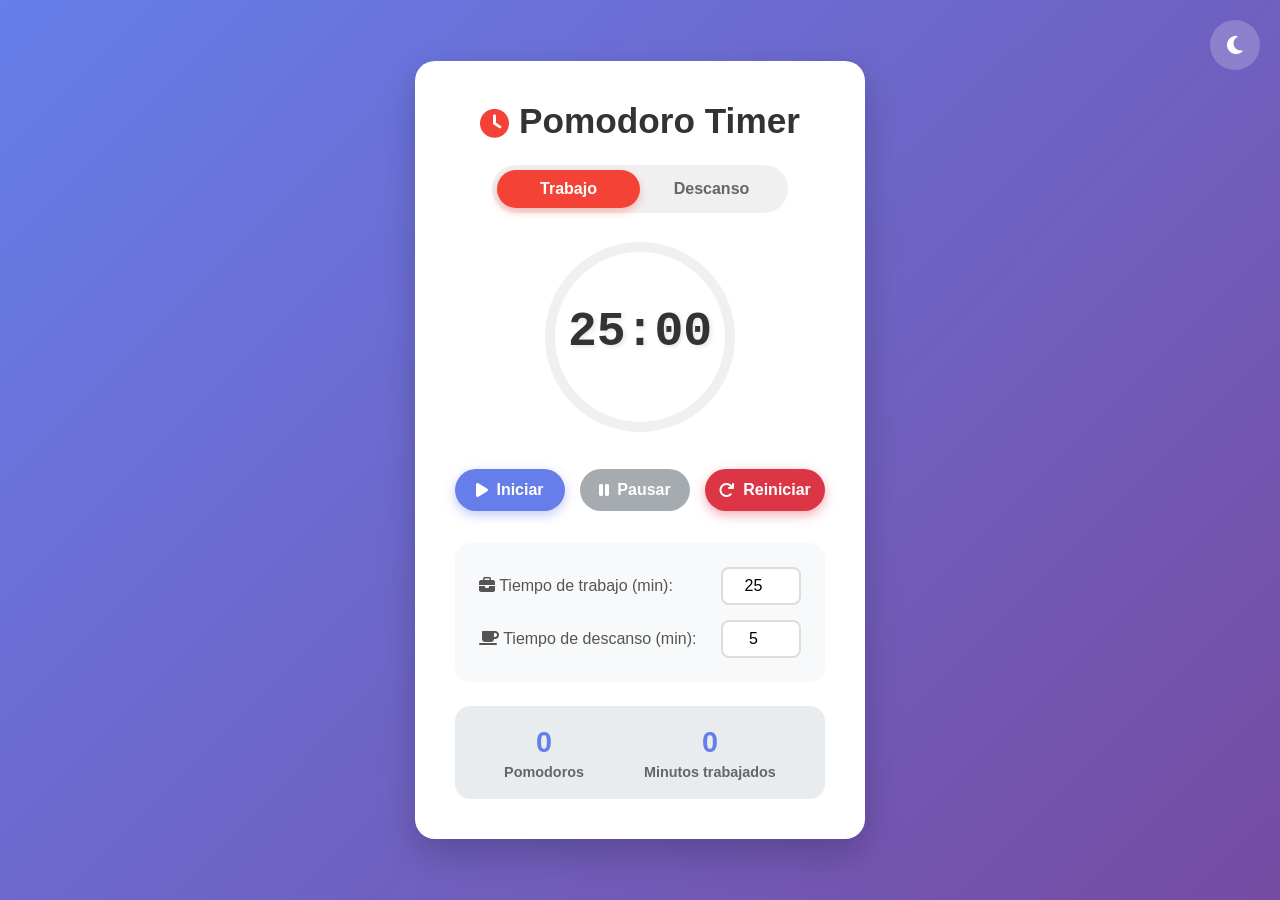
<file: index.html>
<!DOCTYPE html>
<html lang="es">
<head>
    <meta charset="UTF-8">
    <meta name="viewport" content="width=device-width, initial-scale=1.0">
    <title>🍅 Pomodoro Timer</title>
    <link rel="stylesheet" href="https://cdnjs.cloudflare.com/ajax/libs/font-awesome/6.4.0/css/all.min.css">
    <link rel="stylesheet" href="style.css">
</head>
<body>
    <button class="theme-toggle" id="themeToggle">
        <i class="fas fa-moon"></i>
    </button>
    
    <div class="container">
        <h1><i class="fas fa-clock tomato-icon"></i> Pomodoro Timer</h1>
        
        <div class="mode-indicator">
            <button class="mode-btn active" id="workModeBtn">Trabajo</button>
            <button class="mode-btn" id="breakModeBtn">Descanso</button>
        </div>
        
        <div class="progress-ring">
            <svg width="200" height="200">
                <circle cx="100" cy="100" r="90" stroke="#f0f0f0" stroke-width="10" fill="transparent" class="dark-mode-circle"></circle>
                <circle cx="100" cy="100" r="90" stroke="#f44336" stroke-width="10" fill="transparent" 
                        stroke-dasharray="565.48" stroke-dashoffset="0" id="progressCircle"
                        class="progress-ring-circle"></circle>
            </svg>
            <div class="timer-display" id="timerDisplay">25:00</div>
        </div>
        
        <div class="controls">
            <button class="btn btn-primary" id="startBtn">
                <i class="fas fa-play"></i> Iniciar
            </button>
            <button class="btn btn-secondary" id="pauseBtn" disabled>
                <i class="fas fa-pause"></i> Pausar
            </button>
            <button class="btn btn-danger" id="resetBtn">
                <i class="fas fa-redo"></i> Reiniciar
            </button>
        </div>
        
        <div class="settings">
            <div class="setting-row">
                <label for="workTime"><i class="fas fa-briefcase"></i> Tiempo de trabajo (min):</label>
                <input type="number" id="workTime" class="number-input" value="25" min="1" max="60">
            </div>
            <div class="setting-row">
                <label for="breakTime"><i class="fas fa-coffee"></i> Tiempo de descanso (min):</label>
                <input type="number" id="breakTime" class="number-input" value="5" min="1" max="30">
            </div>
        </div>
        
        <div class="stats">
            <div class="stat-item">
                <div class="stat-value" id="pomodoroCount">0</div>
                <div class="stat-label">Pomodoros</div>
            </div>
            <div class="stat-item">
                <div class="stat-value" id="totalWorkTime">0</div>
                <div class="stat-label">Minutos trabajados</div>
            </div>
        </div>
    </div>

    <script src="script.js"></script>
</body>
</html>
</file>
<file: style.css>
* {
    margin: 0;
    padding: 0;
    box-sizing: border-box;
}

:root {
    --primary-color: #667eea;
    --secondary-color: #764ba2;
    --work-color: #f44336;
    --break-color: #4CAF50;
    --dark-bg: #1a1a2e;
    --dark-card: #16213e;
    --light-bg: #f5f7fa;
    --light-card: #ffffff;
}

body {
    font-family: 'Segoe UI', Tahoma, Geneva, Verdana, sans-serif;
    display: flex;
    justify-content: center;
    align-items: center;
    min-height: 100vh;
    margin: 0;
    background: linear-gradient(135deg, var(--primary-color) 0%, var(--secondary-color) 100%);
    transition: all 0.3s ease;
    padding: 20px;
}

body.dark-mode {
    background: linear-gradient(135deg, #0f3460 0%, #1a1a2e 100%);
}

.container {
    background: var(--light-card);
    padding: 2.5rem;
    border-radius: 20px;
    box-shadow: 0 15px 35px rgba(0,0,0,0.2);
    text-align: center;
    width: 100%;
    max-width: 450px;
    transition: all 0.3s ease;
}

.dark-mode .container {
    background: var(--dark-card);
    color: #ffffff;
}

h1 {
    color: #333;
    margin-bottom: 1.5rem;
    font-size: 2.2rem;
    display: flex;
    align-items: center;
    justify-content: center;
    gap: 10px;
}

.dark-mode h1 {
    color: #ffffff;
}

.timer-display {
    font-size: 3.0rem;
    font-weight: bold;
    margin: -8.5rem 0;
    color: #333;
    font-family: 'Courier New', monospace;
    text-shadow: 2px 2px 4px rgba(0,0,0,0.1);
    transition: color 0.3s;
}

.dark-mode .timer-display {
    color: #ffffff;
}

.mode-indicator {
    display: flex;
    justify-content: center;
    margin-bottom: 1.5rem;
    background: #f0f0f0;
    border-radius: 50px;
    padding: 5px;
    width: 80%;
    margin-left: auto;
    margin-right: auto;
}

.dark-mode .mode-indicator {
    background: #2d3748;
}

.mode-btn {
    padding: 10px 25px;
    margin: 0;
    font-size: 1rem;
    border: none;
    border-radius: 50px;
    cursor: pointer;
    background: transparent;
    color: #666;
    font-weight: 600;
    flex: 1;
    transition: all 0.3s;
}

.mode-btn.active {
    background: var(--work-color);
    color: white;
    box-shadow: 0 4px 8px rgba(244, 67, 54, 0.3);
}

.mode-btn.active.break-mode {
    background: var(--break-color);
    box-shadow: 0 4px 8px rgba(76, 175, 80, 0.3);
}

.controls {
    display: flex;
    justify-content: center;
    gap: 15px;
    margin: 2rem 0;
}

.btn {
    padding: 12px 25px;
    font-size: 1rem;
    border: none;
    border-radius: 50px;
    cursor: pointer;
    font-weight: 600;
    display: flex;
    align-items: center;
    justify-content: center;
    gap: 8px;
    transition: all 0.3s;
    min-width: 110px;
}

.btn-primary {
    background: var(--primary-color);
    color: white;
    box-shadow: 0 4px 12px rgba(102, 126, 234, 0.4);
}

.btn-primary:hover {
    transform: translateY(-2px);
    box-shadow: 0 6px 15px rgba(102, 126, 234, 0.5);
}

.btn-secondary {
    background: #6c757d;
    color: white;
    box-shadow: 0 4px 12px rgba(108, 117, 125, 0.4);
}

.btn-secondary:hover {
    transform: translateY(-2px);
    box-shadow: 0 6px 15px rgba(108, 117, 125, 0.5);
}

.btn-danger {
    background: #dc3545;
    color: white;
    box-shadow: 0 4px 12px rgba(220, 53, 69, 0.4);
}

.btn-danger:hover {
    transform: translateY(-2px);
    box-shadow: 0 6px 15px rgba(220, 53, 69, 0.5);
}

.btn:disabled {
    opacity: 0.6;
    cursor: not-allowed;
    transform: none !important;
    box-shadow: none !important;
}

.settings {
    background: #f8f9fa;
    padding: 1.5rem;
    border-radius: 15px;
    margin: 1.5rem 0;
    text-align: left;
}

.dark-mode .settings {
    background: #2d3748;
}

.setting-row {
    display: flex;
    justify-content: space-between;
    align-items: center;
    margin-bottom: 15px;
}

.setting-row:last-child {
    margin-bottom: 0;
}

.setting-row label {
    font-weight: 500;
    color: #555;
}

.dark-mode .setting-row label {
    color: #ccc;
}

.number-input {
    width: 80px;
    padding: 8px 12px;
    border: 2px solid #ddd;
    border-radius: 8px;
    font-size: 1rem;
    text-align: center;
    background: white;
}

.dark-mode .number-input {
    background: #4a5568;
    border-color: #718096;
    color: white;
}

.stats {
    display: flex;
    justify-content: space-around;
    background: #e9ecef;
    padding: 1.2rem;
    border-radius: 15px;
    margin-top: 1.5rem;
    font-weight: 600;
}

.dark-mode .stats {
    background: #2d3748;
}

.stat-item {
    display: flex;
    flex-direction: column;
    align-items: center;
}

.stat-value {
    font-size: 1.8rem;
    font-weight: 700;
    color: var(--primary-color);
}

.dark-mode .stat-value {
    color: #a3bffa;
}

.stat-label {
    font-size: 0.9rem;
    color: #666;
    margin-top: 5px;
}

.dark-mode .stat-label {
    color: #ccc;
}

.tomato-icon {
    color: var(--work-color);
    font-size: 1.8rem;
    margin-bottom: -5px;
}

.theme-toggle {
    position: absolute;
    top: 20px;
    right: 20px;
    background: rgba(255, 255, 255, 0.2);
    border: none;
    width: 50px;
    height: 50px;
    border-radius: 50%;
    cursor: pointer;
    display: flex;
    align-items: center;
    justify-content: center;
    color: white;
    font-size: 1.3rem;
    transition: all 0.3s;
}

.theme-toggle:hover {
    background: rgba(255, 255, 255, 0.3);
    transform: rotate(30deg);
}

.progress-ring {
    position: relative;
    width: 200px;
    height: 200px;
    margin: 0 auto;
}

.progress-ring-circle {
    transform: rotate(-90deg);
    transform-origin: 50% 50%;
    transition: stroke-dashoffset 1s linear;
}

@media (max-width: 480px) {
    .container {
        padding: 1.5rem;
    }
    
    .timer-display {
        font-size: 4rem;
    }
    
    .controls {
        flex-direction: column;
        align-items: center;
    }
    
    .btn {
        width: 100%;
        max-width: 200px;
    }
    
    .setting-row {
        flex-direction: column;
        align-items: flex-start;
        gap: 5px;
    }

    .stat-label {
        font-size: 0.9rem;
        color: #666;
        margin-top: 5px;
    }

    .dark-mode .stat-label {
        color: #222222;
    }

    .theme-toggle {
        top: 22px;
        right: 24px;
        width: 40px;
        height: 40px;
    }

    .theme-toggle:hover {
        background: rgb(73, 73, 73, 0.5);
        transform: rotate(30deg);
    }
    
    .number-input {
        width: 100%;
    }
}
</file>
